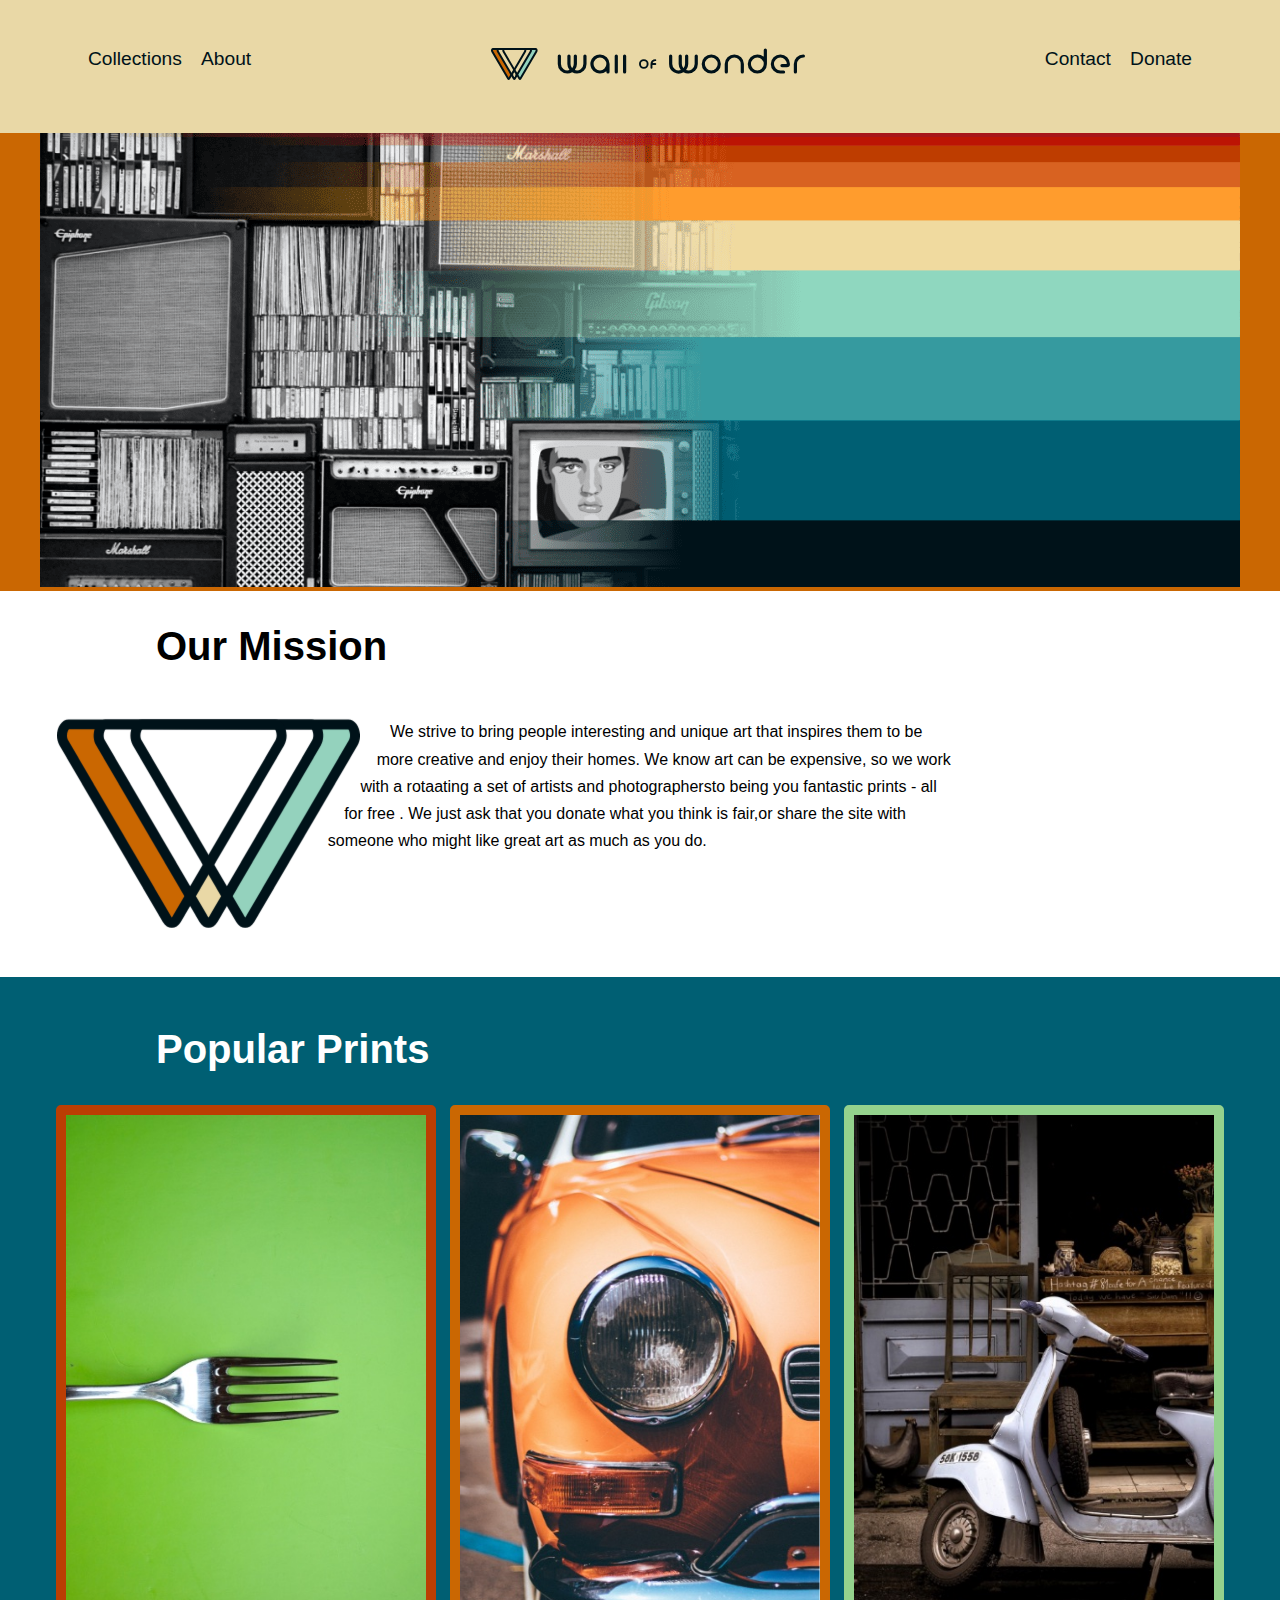
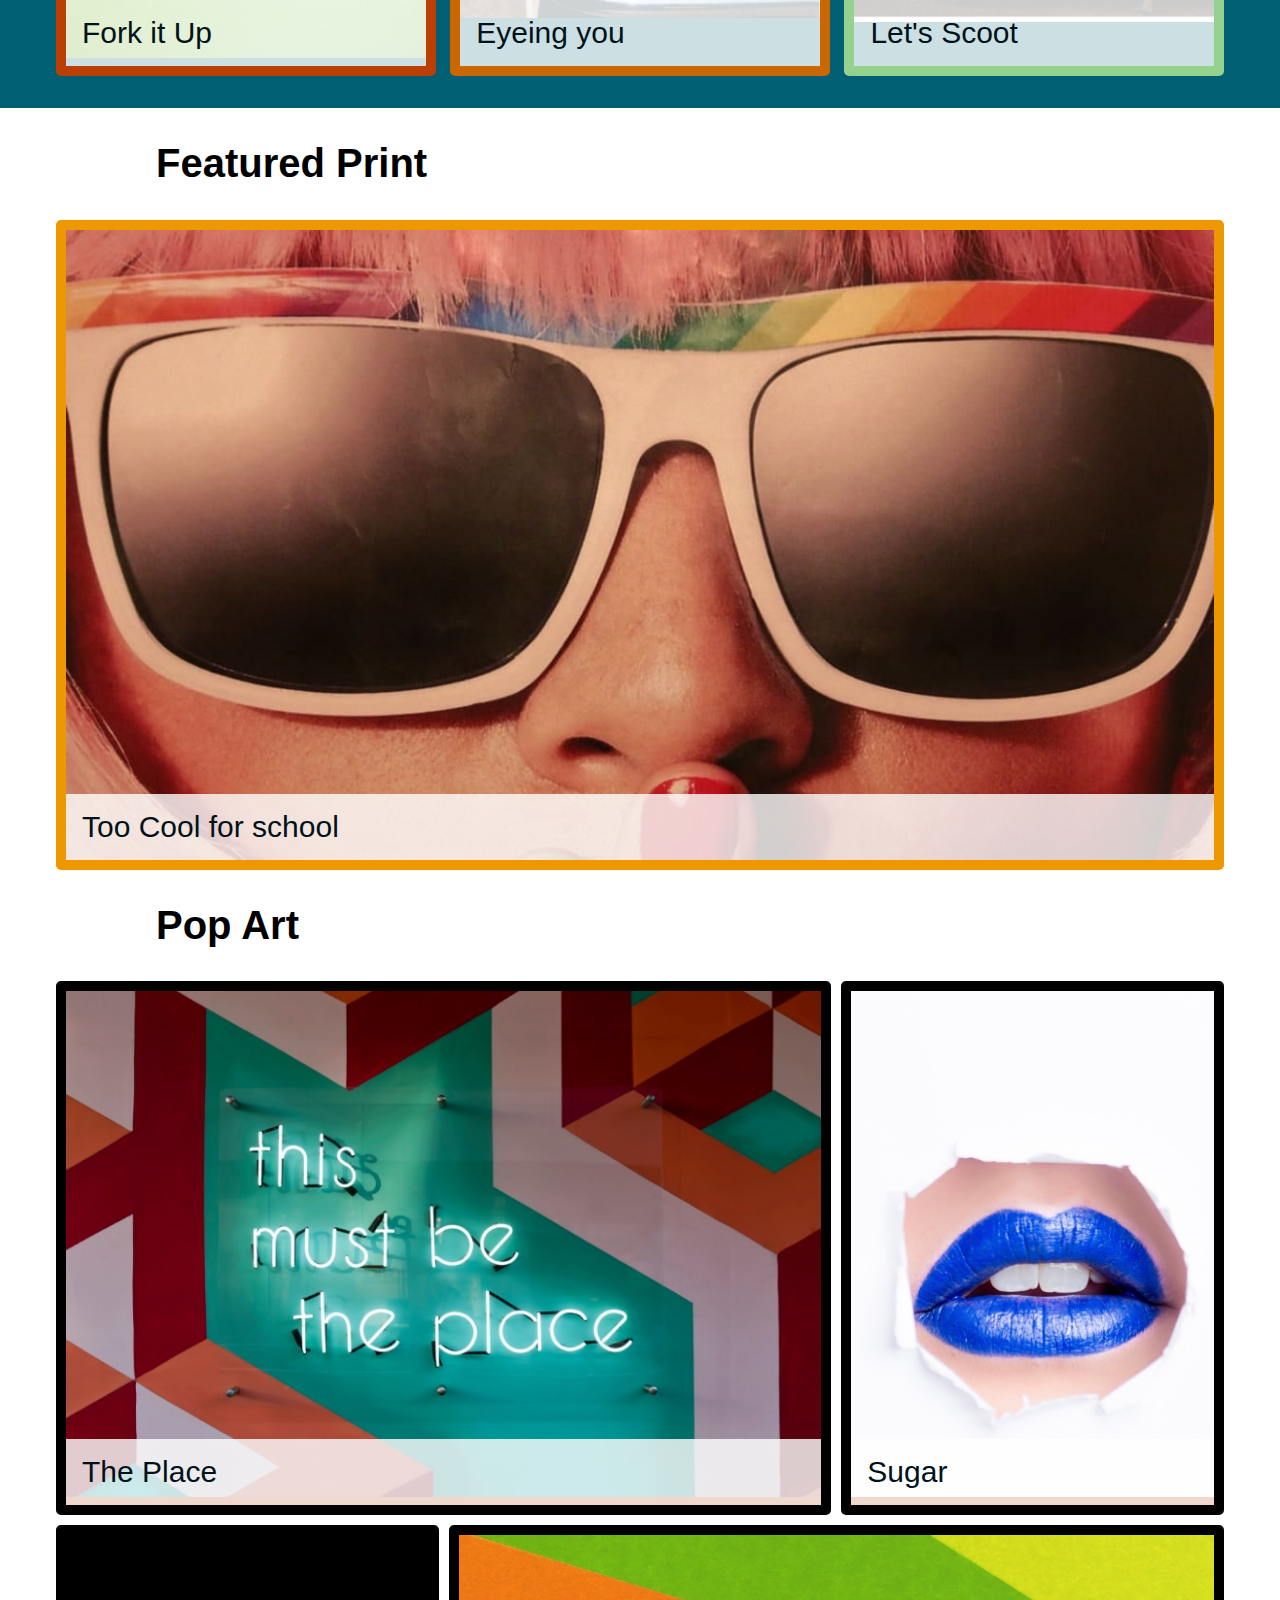
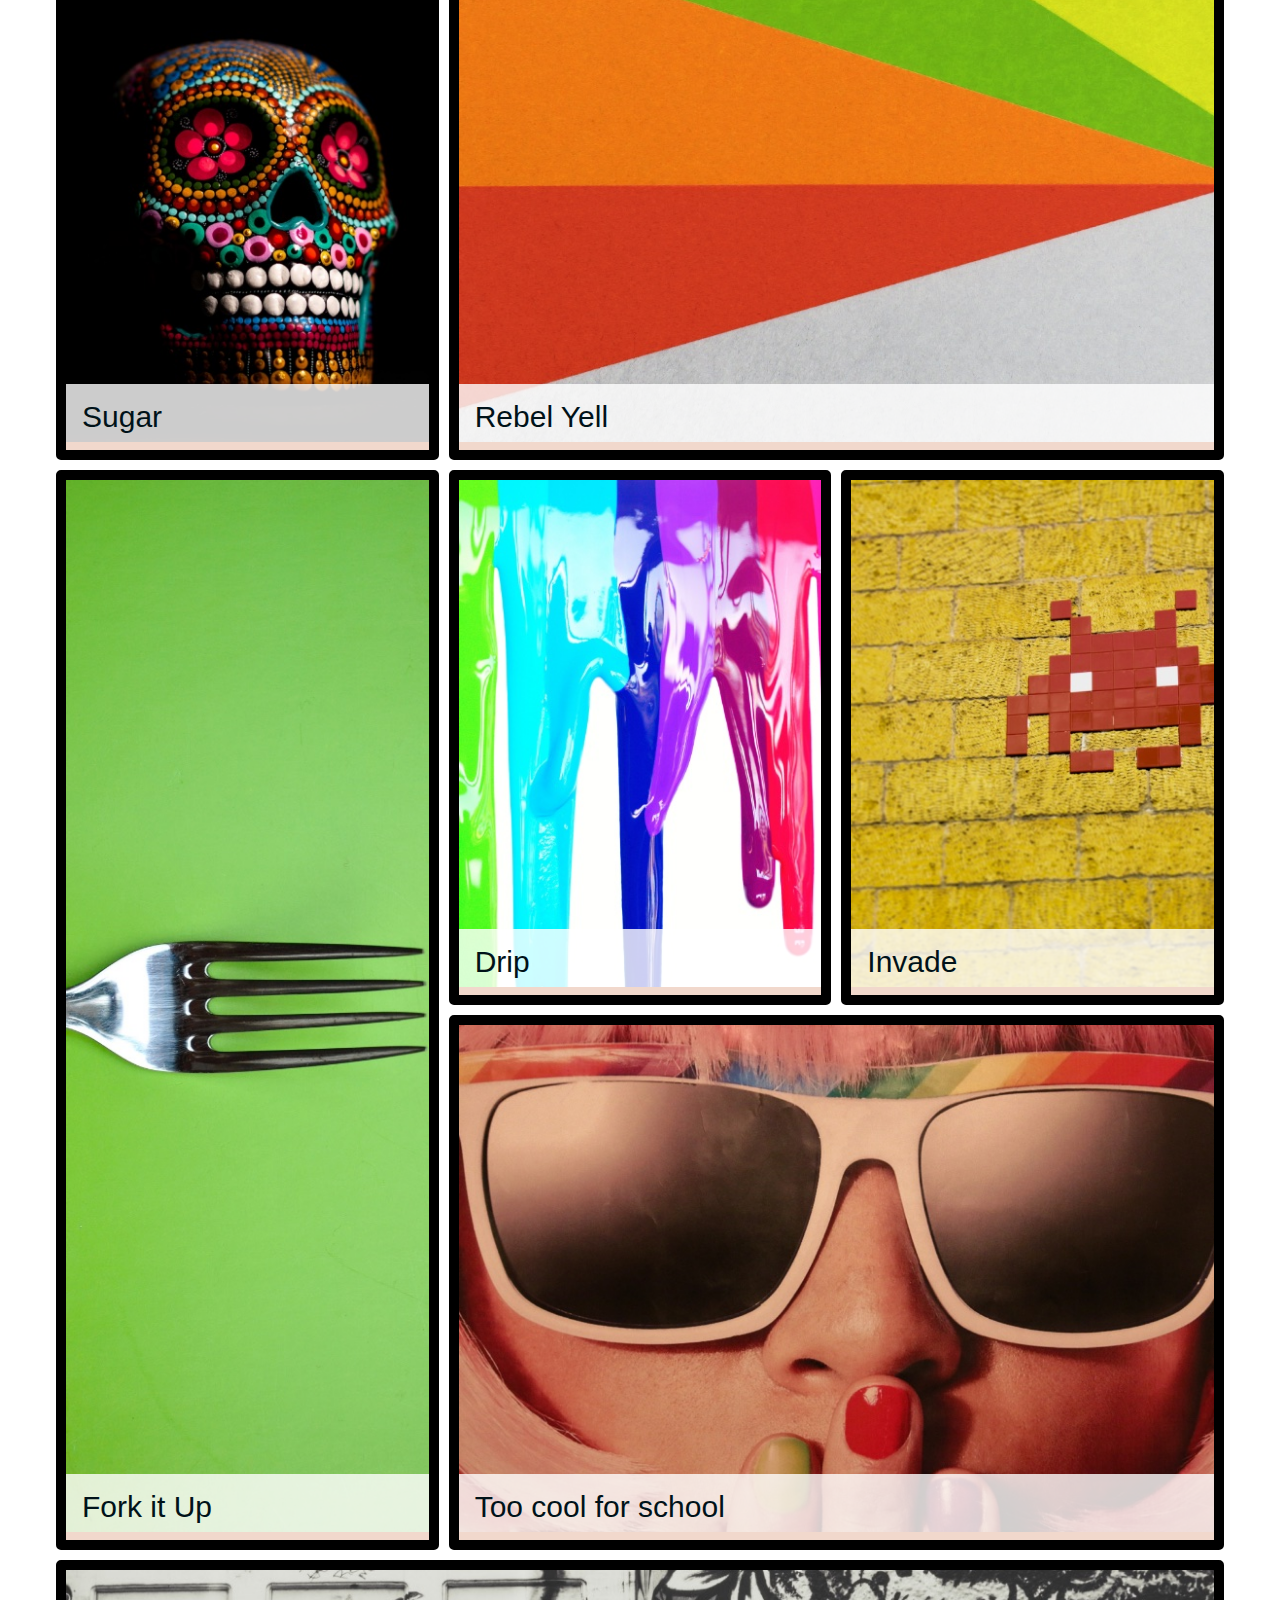
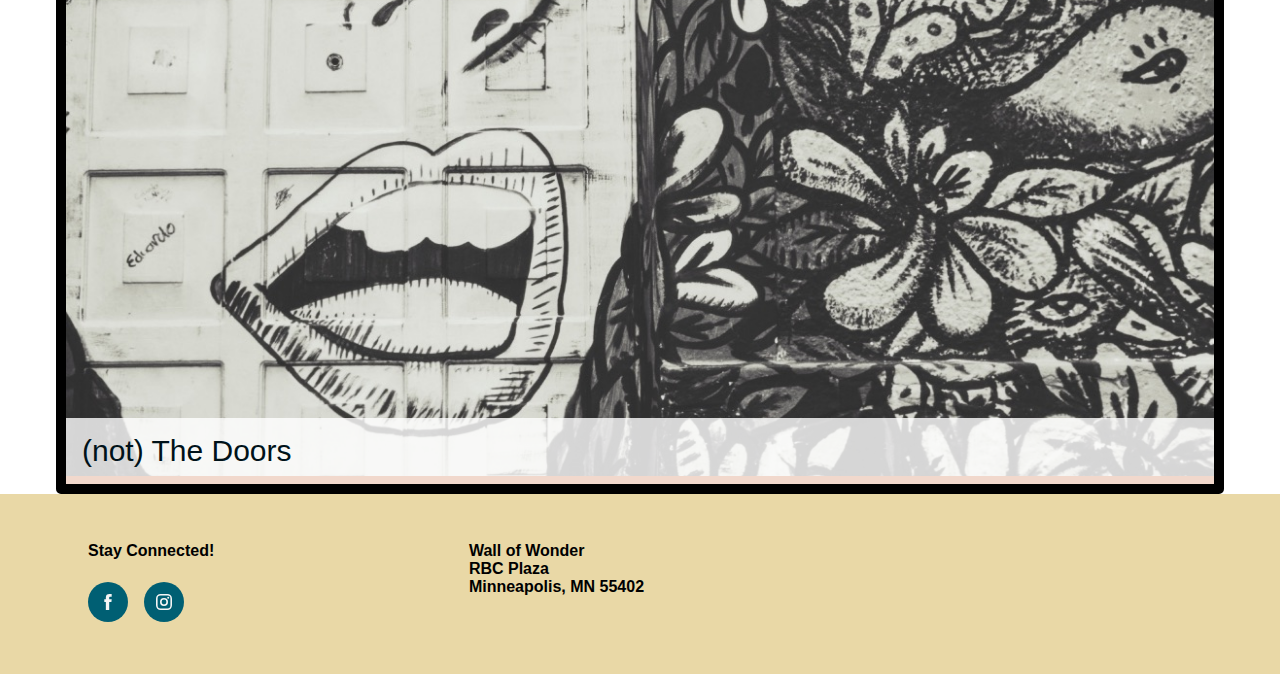
<file: Desktop/index.html>
<!DOCTYPE html>
<html lang="en">

<head>
    <meta charset="UTF-8" />
    <meta http-equiv="X-UA-Compatible" content="IE=edge" />
    <meta name="viewport" content="width=device-width, initial-scale=1.0" />
    <title>Collections</title>
    <link href="index.css" rel="stylesheet" />
</head>

<body>
    <div class="header">
        <header>
            <nav>
                <ul>
                    <li>
                        <a href="#"><img src="img/header-logo.svg" alt="Wall of Funder.Click for Home"></a>
                    </li>
                    <li><a href="#">Collections</a></li>
                    <li><a href="#">About</a></li>
                    <li><a href="#">Contact</a></li>
                    <li><a href="#">Donate</a></li>
                </ul>
            </nav>
        </header>
        <section id="hero">
            <picture>
                <source srcset="img/hero-1200.png" media="(min-width: 839px)" />
                <source srcset="img/hero-838.png" media="(min-width: 301px)" />
                <img src="img/hero-300.png" alt="Rainbow hero image banner">
            </picture>

        </section>

    </div>
    <section id="mission">
        <h2>Our Mission</h2>
        <div class="missiontext">
            <p>
                <img src="img/logo2.png" alt="logo for Wall of Wonder" class="missionimg"> We strive to bring people
                interesting and unique art that inspires them to be more creative and enjoy their homes. We know art can
                be expensive, so we work with a rotaating
                a set of artists and photographersto being you fantastic prints - all for free . We just ask that you
                donate what you think is fair,or share the site with someone who might like great art as much as you do.
            </p>
        </div>
    </section>
    <div class="stripe">
        <section id="popular">
            <h2>Popular Prints</h2>
            <ul>
                <li>
                    <figure class="color8">
                        <img src="img/fork-it-up.jpg" alt="Fork on the green Backgrou" />
                        <figcaption><a href="#">Fork it Up</a></figcaption>
                    </figure>
                </li>
                <li>
                    <figure class="color7">
                        <img src="img/eyeing-you.jpg" alt="Viewing part of an orange car with an oversized headlight" />
                        <figcaption><a href="#">Eyeing you</a></figcaption>
                    </figure>
                </li>
                <li>
                    <figure class="color4">
                        <img src="img/lets-scoot.jpg" alt="Vespa scooter parked on a street" />
                        <figcaption><a href="#">Let's Scoot</a></figcaption>
                    </figure>
                </li>
            </ul>
        </section>
    </div>
    <section id="featured">
        <h2>Featured Print</h2>
        <figure class="color6">
            <img sizes="(min-width:300px) 33.3w,100vw" srcset="
    img/too-cool-300.jpg 300w,
    img/too-cool-740.jpg 740w,
    img/too-cool-1058.jpg 1058w,
    img/too-cool-1200.jpg 1200w,
    " src="img/too-cool-1200.jpg" alt="Close up woman in sunglasses showing eyes, nose , and fingers over mouth" />
            <figcaption><a href="#">Too Cool for school</a></figcaption>
        </figure>
    </section>
    <section id="popart">
        <h2>Pop Art</h2>
        <ul>
            <li class="colspan2">
                <figure>
                    <img src="img/1-place.jpg" alt="Pop Art: This is must be place" />
                    <figcaption><a href="#">The Place</a></figcaption>
                </figure>
            </li>
            <li>
                <figure>
                    <img src="img/2-lippy.jpg" alt="A face showing nose." />
                    <figcaption><a href="#">Sugar</a></figcaption>
                </figure>
            </li>
            <li>
                <figure>
                    <img src="img/3-skull.jpg" alt="Mexican Sugar Skull" />
                    <figcaption><a href="#">Sugar</a></figcaption>
                </figure>
            </li>
            <li class="colspan2">
                <figure>
                    <img src="img/4-yell.jpg" alt="Red,orange,green and yellow." />
                    <figcaption><a href="#">Rebel Yell</a></figcaption>
                </figure>
            </li>
            <li class="rowspan2">
                <figure>
                    <img src="img/5-fork.jpg" alt="Fork on the green background" />
                    <figcaption><a href="#">Fork it Up</a></figcaption>
                </figure>
            </li>
            <li>
                <figure>
                    <img src="img/6-drip.jpg" alt="Rainbow color points" />
                    <figcaption><a href="#">Drip</a></figcaption>
                </figure>
            </li>
            <li>
                <figure>
                    <img src="img/7-invade.jpg" alt="Orange space invader." />
                    <figcaption><a href="#">Invade</a></figcaption>
                </figure>
            </li>
            <li class="colspan2">
                <figure>
                    <img src="img/8-school.jpg" alt="Woman in sunglasses close up." />
                    <figcaption><a href="#">Too cool for school</a></figcaption>
                </figure>
            </li>
            <li class="colspan3">
                <figure>
                    <img src="img/9-doors.jpg" alt="Garage door painted to look like a Doors album cover." />
                    <figcaption><a href="#">(not) The Doors</a></figcaption>
                </figure>
            </li>
        </ul>
    </section>
    <div class="footer">
        <footer>
            <div class="social">
                <h4>Stay Connected!</h4>
                <ul>
                    <li>
                        <a href="https://www.facebook.com" target="_blank"><img src="img/facebook-icon.svg"
                                alt="Visit us on Facebook"> </a>
                    </li>
                    <li>
                        <a href="https://www.instagram.com" target="_blank"><img src="img/instagram-icon.svg"
                                alt="Visit us on Instagram"> </a>
                    </li>
                </ul>
            </div>
            <address>
                Wall of Wonder <br />
                RBC Plaza <br />
                Minneapolis, MN 55402
            </address>
        </footer>
    </div>
</body>

</html>
</file>
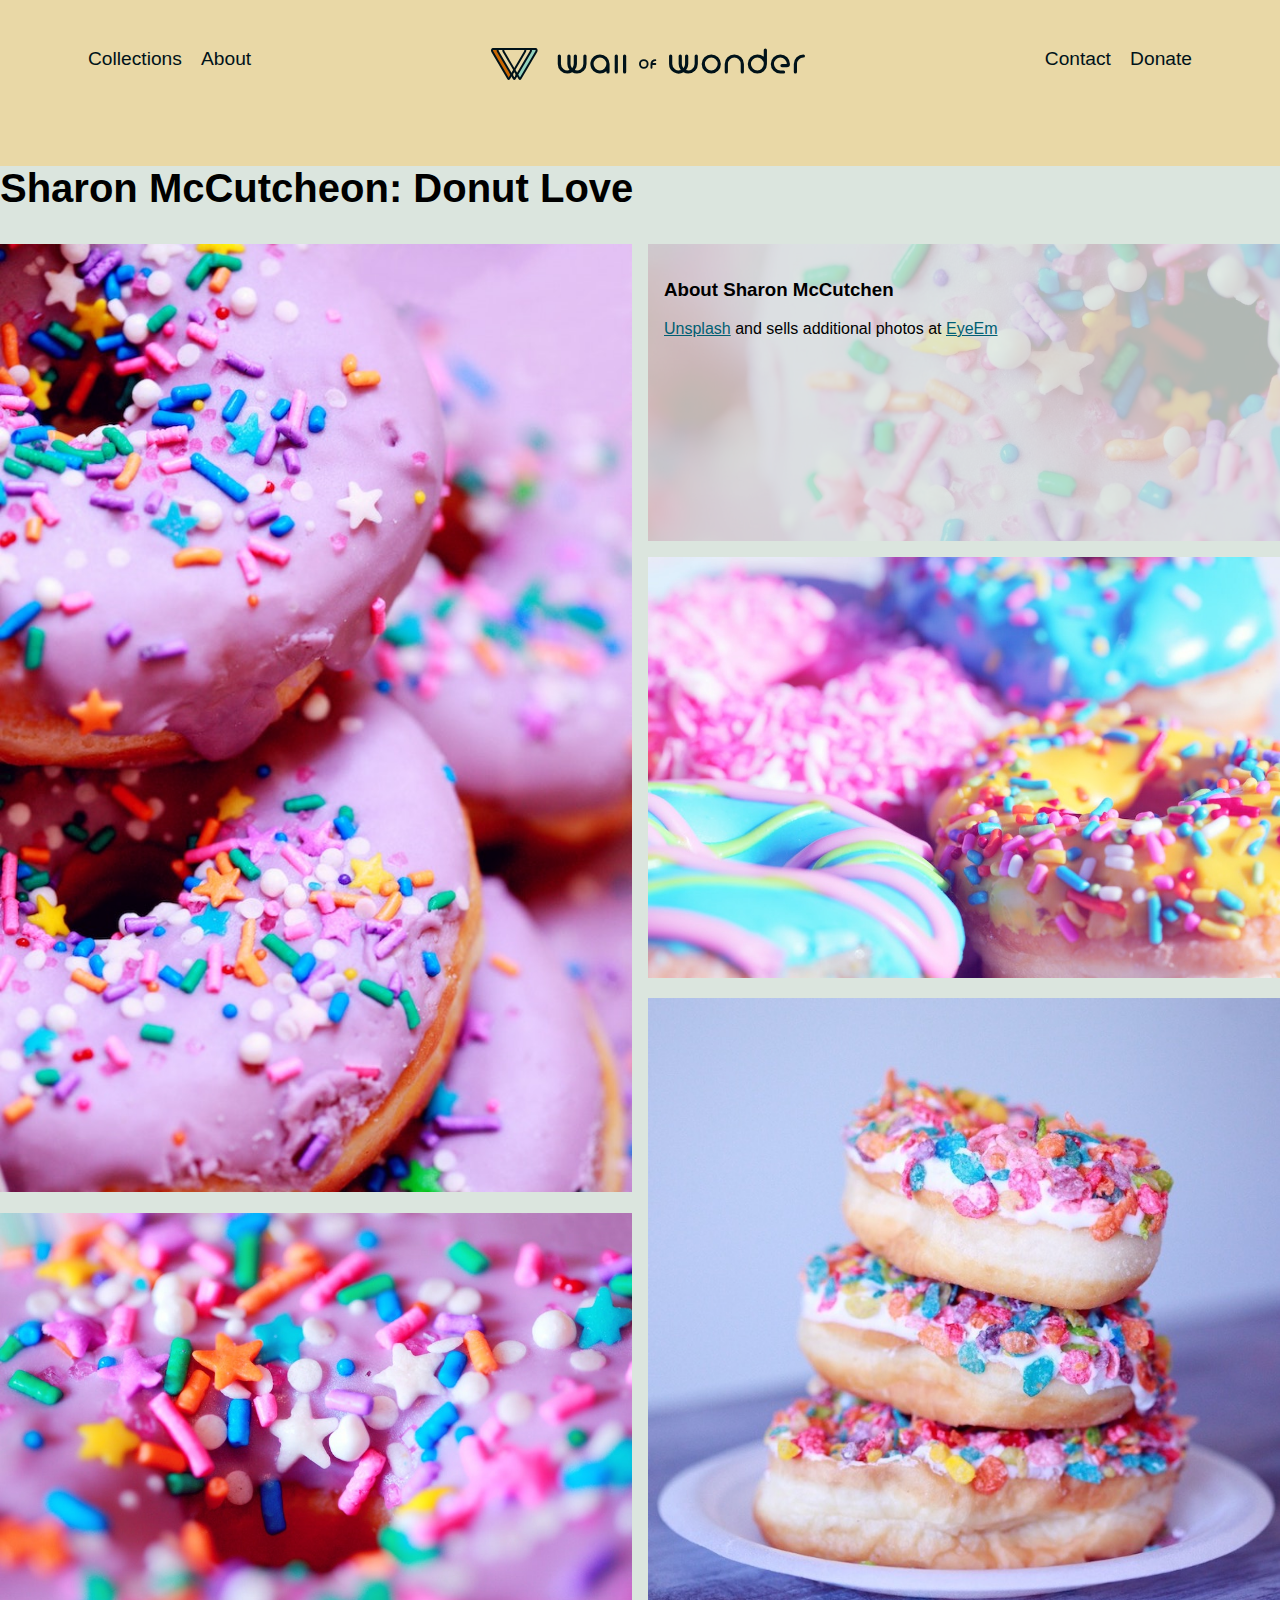
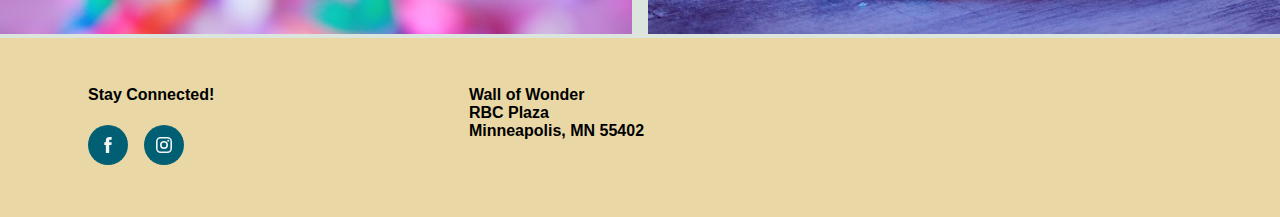
<file: Final Project Donuts/index.html>
<!DOCTYPE html>
<html lang="en">

<head>
    <meta charset="UTF-8" />
    <meta http-equiv="X-UA-Compatible" content="IE=edge" />
    <meta name="viewport" content="width=device-width, initial-scale=1.0" />
    <title>Collections</title>
    <link href="index.css" rel="stylesheet" />
</head>

<body>
    <div class="header">
        <header>
            <nav>
                <ul>
                    <li>
                        <a href="#"><img src="img/header-logo.svg" alt="Wall of Funder.Click for Home"></a>
                    </li>
                    <li><a href="#">Collections</a></li>
                    <li><a href="#">About</a></li>
                    <li><a href="#">Contact</a></li>
                    <li><a href="#">Donate</a></li>
                </ul>
            </nav>
        </header>
        <section id="donut">
            <h2>Sharon McCutcheon: Donut Love</h2>
            <ul>
                <li class="d1">
                    <img src="img/donut5.jpg" alt="Donut with sprinkles" />
                </li>
                <li class="d2">
                    <img src="img/donut1.jpg" alt="Donut with sprinkles" />
                </li>
                <li class="d3">
                    <div class="author">
                        <h3>About Sharon McCutchen</h3>
                        <p>
                            <a href="https://unsplash.com/@sharomccutcheon" target="_blank">Unsplash</a>
                            and sells additional photos at <a href="https://www.eyeem.com/u/mccutcheon"
                                target="_blank">EyeEm</a>
                        </p>
                    </div>
                    <img src="img/donut2.jpg" alt="Donut with sprinkles" />
                </li>
                <li class="d4">
                    <img src="img/donut3.jpg" alt="Donuts with sprinkels" />
                </li>
                <li class="d5">
                    <img src="img/donut4.jpg" alt="Donut with sprinkels">
                </li>
            </ul>

        </section>
        <div class="footer">
            <footer>
                <div class="social">
                    <h4>Stay Connected!</h4>
                    <ul>
                        <li>
                            <a href="https://www.facebook.com" target="_blank"><img src="img/facebook-icon.svg"
                                    alt="Visit us on Facebook"> </a>
                        </li>
                        <li>
                            <a href="https://www.instagram.com" target="_blank"><img src="img/instagram-icon.svg"
                                    alt="Visit us on Instagram"> </a>
                        </li>
                    </ul>
                </div>
                <address>
                    Wall of Wonder <br />
                    RBC Plaza <br />
                    Minneapolis, MN 55402
                </address>
            </footer>
        </div>
</body>

</html>
</file>
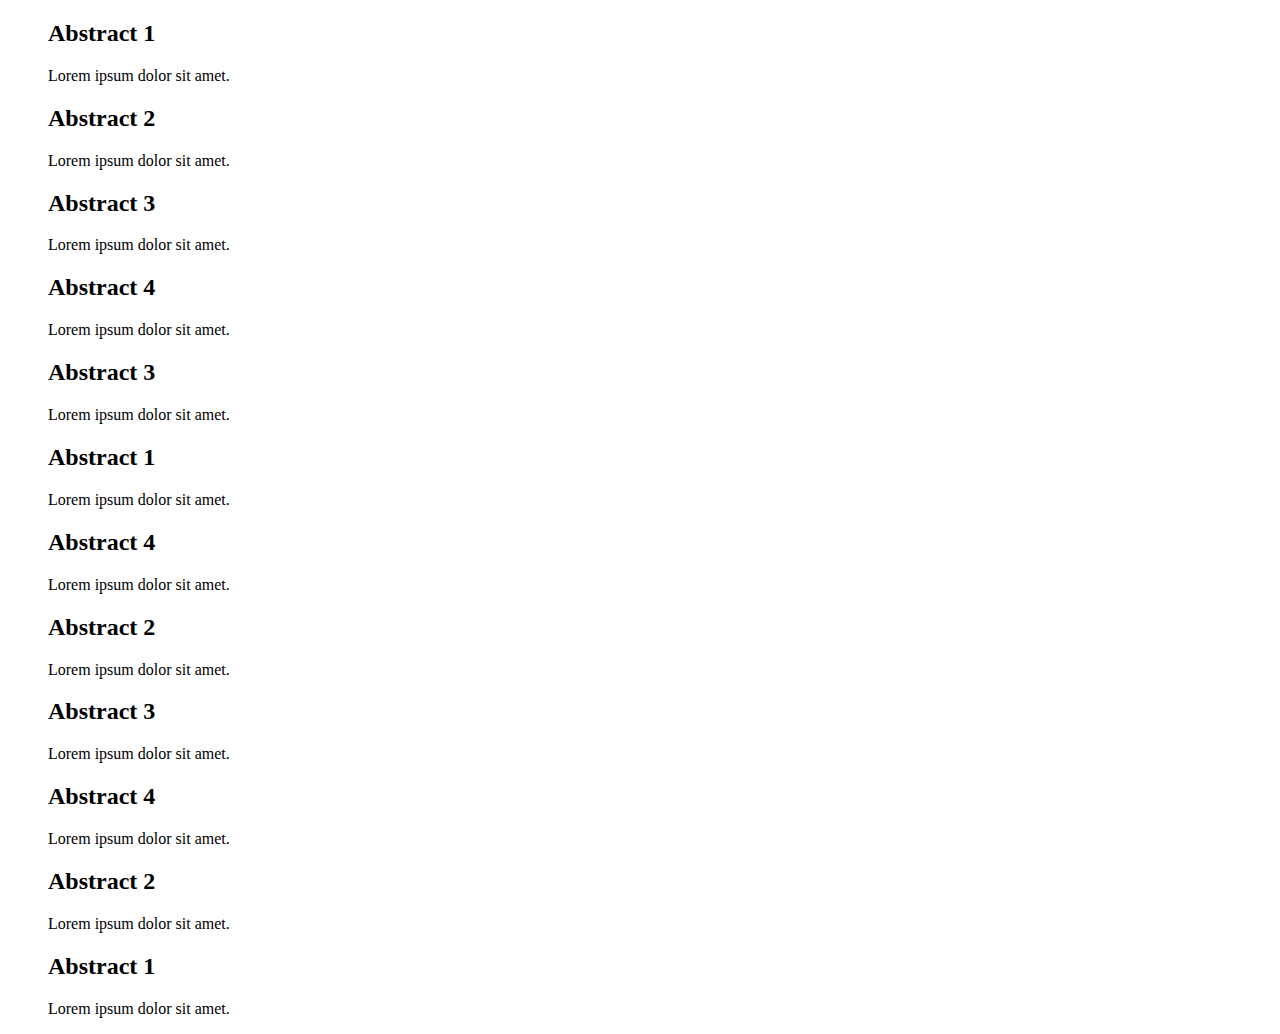
<file: proj1/index.html>
<!DOCTYPE html>
<html lang="en">
<head>
    <meta charset="UTF-8">
    <meta http-equiv="X-UA-Compatible" content="IE=edge">
    <meta name="viewport" content="width=device-width, initial-scale=1.0">
    <title>Document</title>
</head>
<body>
    <!-- Row 1: One box per column -->
<div class = "row">
    <figure>
        <div class="one"></div>
        <figcaption>
          <h2>Abstract 1</h2>
          <p>Lorem ipsum dolor sit amet.</p>
        </figcaption>
      </figure>
      <figure>
        <div class="two"></div>
    
        <figcaption>
          <h2>Abstract 2</h2>
          <p>Lorem ipsum dolor sit amet.</p>
        </figcaption>
      </figure>
      <figure>
        <div class="three"></div>
    
        <figcaption>
          <h2>Abstract 3</h2>
          <p>Lorem ipsum dolor sit amet.</p>
        </figcaption>
      </figure>
      <figure>
        <div class="four"></div>
    
        <figcaption>
          <h2>Abstract 4</h2>
          <p>Lorem ipsum dolor sit amet.</p>
        </figcaption>
      </figure>
    </div>
    <!-- Row 2: 2 boxes, each spanning 2 columns -->
    <div class="row">
      <figure class = "span2">
        <div class="three"></div>
    
        <figcaption>
          <h2>Abstract 3</h2>
          <p>Lorem ipsum dolor sit amet.</p>
        </figcaption>
      </figure>
      <figure class = "span2">
        <div class="one"></div>
    
        <figcaption>
          <h2>Abstract 1</h2>
          <p>Lorem ipsum dolor sit amet.</p>
        </figcaption>
      </figure>
    </div>
    
    <!-- Row 3: One box spans 3 columns, one box spans 1 column -->
    <div class = "row ">
      <figure class ="span3">
        <div class="four"></div>
    
        <figcaption>
          <h2>Abstract 4</h2>
          <p>Lorem ipsum dolor sit amet.</p>
        </figcaption>
      </figure>
      <figure>
        <div class="two"></div>
    
        <figcaption>
          <h2>Abstract 2</h2>
          <p>Lorem ipsum dolor sit amet.</p>
        </figcaption>
      </figure>
    </div>
    
    <!-- Row 4: One box spans 4 columns -->
    <div class= "row">
      <figure class = "span4">
        <div class="three"></div>
        <figcaption>
          <h2>Abstract 3</h2>
          <p>Lorem ipsum dolor sit amet.</p>
        </figcaption>
      </figure>
    </div>
    
    <!-- Row 5: 3 boxes, 1-2-1 distribution -->
    <div class = "row">
      <figure class ="span2 order-1">
        <div class="four"></div>
        <figcaption>
          <h2>Abstract 4</h2>
          <p>Lorem ipsum dolor sit amet.</p>
        </figcaption>
      </figure>
      <figure class = "order-2">
        <div class="two"></div>
        <figcaption>
          <h2>Abstract 2</h2>
          <p>Lorem ipsum dolor sit amet.</p>
        </figcaption>
      </figure>
      <figure class = "order-3">
        <div class="one"></div>
        <figcaption>
          <h2>Abstract 1</h2>
          <p>Lorem ipsum dolor sit amet.</p>
        </figcaption>
      </figure>
     </div>
</body>
</html>
</file>
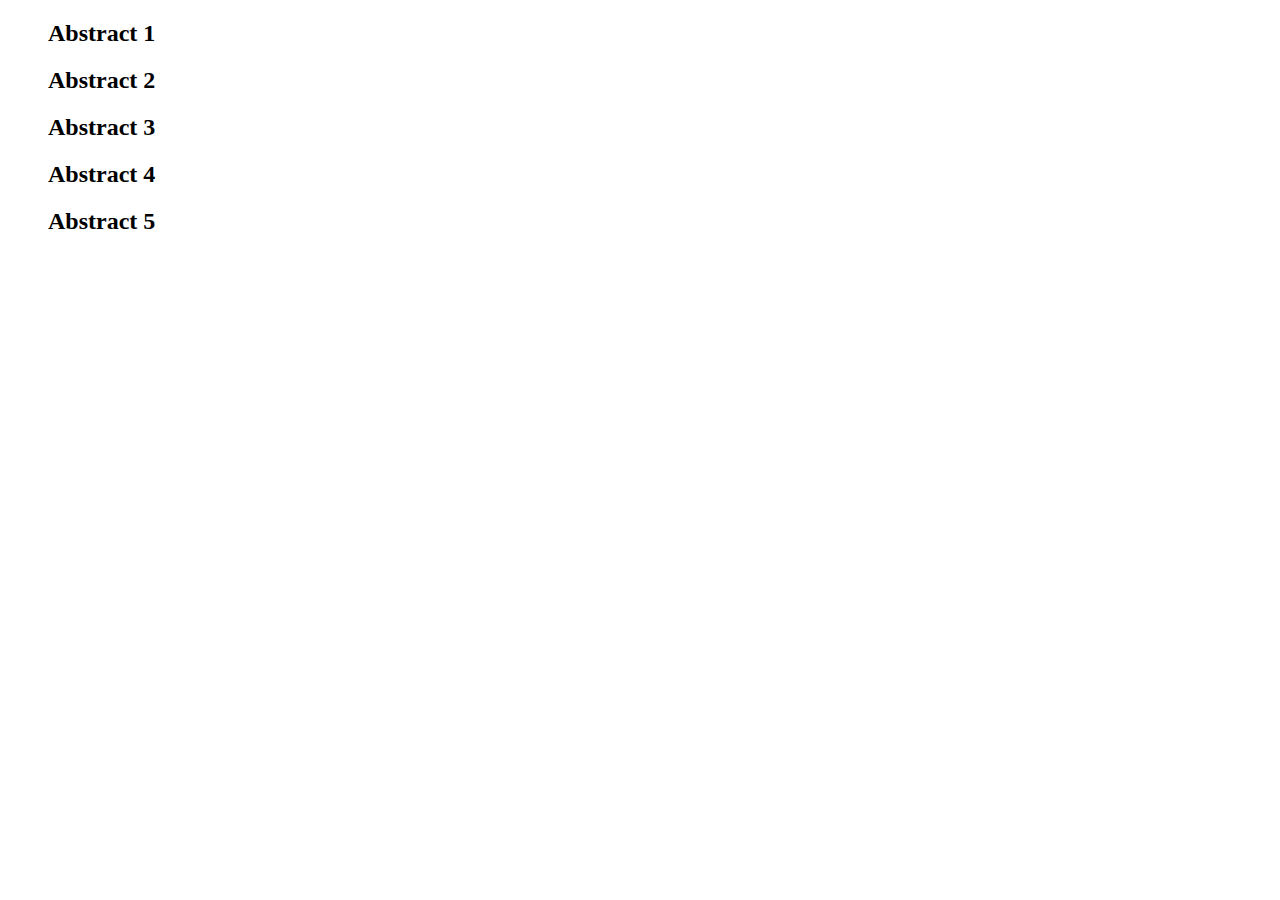
<file: proj2/index.html>
<!DOCTYPE html>
<html lang="en">
<head>
    <meta charset="UTF-8">
    <meta http-equiv="X-UA-Compatible" content="IE=edge">
    <meta name="viewport" content="width=device-width, initial-scale=1.0">
    <title>Document</title>
</head>
<body>
    <div class="row">
        <figure>
          <div class="one"></div>
          <figcaption>
            <h2>Abstract 1</h2>
          </figcaption>
        </figure>
        <figure>
          <div class="two"></div>
          <figcaption>
            <h2>Abstract 2</h2>
          </figcaption>
        </figure>
        <figure>
          <div class="three"></div>
          <figcaption>
            <h2>Abstract 3</h2>
          </figcaption>
        </figure>
        <figure>
          <div class="four"></div>
          <figcaption>
            <h2>Abstract 4</h2>
          </figcaption>
        </figure>
        <figure>
          <div class="five"></div>
          <figcaption>
            <h2>Abstract 5</h2>
          </figcaption>
        </figure>
      </div>
      
</body>
</html>
</file>
<file: Desktop/index.css>
:root {
    --color1: #001219;
    --color2: #005f73;
    --color3: #3d9397;
    --color4: #94d28d;
    --color5: #e9d8a6;
    --color6: #ee9800;
    --color7: #ca6702;
    --color8: #bb3e03;
    --color9: #ae2012;
    --color10: #9b2226;
}


/* generic site styles */

html {
    box-sizing: border-box;
}

*,
*::before,
*::after {
    box-sizing: inherit;
}

body {
    font-family: 'Segoe UI', Tahoma, Geneva, Verdana, sans-serif;
    background-color:white;
    padding: 0;
    margin: 0;
}

section {
    max-width: 1200px;
    margin: 0 auto;
    padding: 0 1rem;
}

section h2 {
    font-size: 2.5rem;
}

section ul {
    list-style-type: none;
    padding: 0;
    margin: 0;
}

.header {
    background-color: var(--color5);
}
header {
    padding: 1rem;
    max-width: 1200px;
    margin: 0 auto;
}
nav ul {
    list-style-type: none;
    padding: 0;
    margin: 0;
}
nav ul {
    display: flex;
    flex-flow: row wrap;
    justify-content: space-around;
    align-items: space-between;
}
nav li {
    flex-basis: 48%;
    margin-bottom: 0.5rem;
}
nav li:first-child {
    flex-basis: 100%;
    text-align: center;
}
nav li:first-child a {
    background-color: transparent;
}
nav a {
    text-decoration: none;
    font-size: 1.2rem;
    color: white;
    display: block;
    padding: 0.5rem;
    text-align: center;
    background-color: var(--color10);
    border-radius: 5px;
}
nav a:hover{
    background-color: var(--color1);
    color: var(--color5);
}

#hero {
    background-color: var(--color7);
    text-align: center;
    max-width: 100%;
    padding: 0;
    margin: 0;
}
#hero img {
    max-width: 100%;
    max-height: 454px;
}


figure {
    margin: 0 0 0.5rem 0;
    padding: 0;
    max-height: 400px;
    overflow: hidden;
    position: relative;
    border-width: 10px;
    border-style: solid;
    border-radius: 5px;
}
#popart figure {
 background-color: var(--color8);
}
figure img {
    margin-bottom: -4px;
    width: 100%;
    object-fit: cover;
    object-position: 0 -150px;
}
#popart figure img {
    object-position: 0;
    object-fit: cover;
}
figcaption {
    background-color: rgba(255,255,255,0.8);
    font-size: 1.875rem;
    position: absolute;
    bottom: 0;
    width: 100%;
    margin: 0;
    padding: 0;
}
figcaption a {
    display: block;
    padding: 1rem;
    text-decoration: none;
    color: var(--color1);
}
.stripe {
    background-color: var(--color2);
    color: white;
    padding: 1rem 0 2rem 0; 
}

#featured figure {
    max-height: 650px;
}
#featured img {
    object-position: 0;
}



.color2,
.color2 a:hover{
    border-color: var(--color2);
    color: var(--color2);
}

.color3,
.color3 a:hover{
    border-color: var(--color3);
    color: var(--color3);
}
.color4,
.color4 a:hover {
    border-color: var(--color4);
    color: var(--color4);
}
.color6,
.color6 a:hover{
    border-color: var(--color6);
    color: var(--color6);
}
.color7,
.color7 a:hover{
    border-color: var(--color7);
    color: var(--color7);
}
.color8,
.color8 a:hover{
    border-color: var(--color8);
    color: var(--color8);
}

#mission {
    margin-bottom: 3rem;
}
 
.missiontext {
    display: block;
    line-height: 1.7;
}

.missionimg {
    max-height: 100px;
    display: block;
}
.footer {
    background-color: var(--color5);
}

footer {
    padding: 3rem;
    display: flex;
    flex-flow: column wrap;
    max-width: 1200px;
    margin: 0 auto;
}
footer h4 {
    margin-top: 0;
}
footer ul {
    list-style-type: none;
    padding: 0;
    margin: 0;
    display: flex;
    flex-flow: row wrap;
}
footer li {
    margin-right: 1rem;
}
footer address {
    font-style: normal;
    margin-top: 2rem;
    font-weight: bold;
}

/* Initial mobile layout: a series of images stacked on top of each other with the figure caption over the image. */


/* At this breakpoint, transition to 2 figures per line */

@media (min-width: 550px) {
    section ul,
    footer {
        display: flex;
        flex-flow: row wrap;
        justify-content: space-between;
    }
    section li,
    .social,
    address {
        flex-basis: 49.5%;
    }
    #popular li:last-child figure {
        flex-basis: 100%;
    }
    #popular li:last-child figure img {
        object-position: 0 -350px;
    }
    figure {
        max-height: 100%;
    }
    figure img {
        object-position: 0;
    }
    .missiontext {
        display: flow-root;
        max-width: 900px;
    }
    .missionimg {
        float: left;
        shape-outside: polygon(35.84% 94.87%, 34.64% 87.05%,51.64% 4.06%,55.1% 2.38%);
        max-height: 211px;
    }
    footer address {
        margin-top: 0;
    }
    header {
        padding: 3rem;
    }
    nav ul {
        justify-content: center;
        gap: 1.2em;
    }
    nav li {
        flex-basis: auto;
        margin-bottom: 0;
    }
    nav a {
        color: var(--color1);
        background-color: transparent;
        padding: 0;
    }
    nav a:hover{
        color: var(--color2);
        background-color: transparent;
    }
    #popart ul {
        display: grid;
        grid-template-columns: repeat(3,1fr);
        gap: 10px;
    }
    .colspan2{
        grid-column: span 2;
    }
    .colspan3 {
        grid-column: span 3;
    }
    .rowspan2 {
        grid-row: span 2;
    }
    .rowspan2 figure {
        max-height: unset;
    }
    figure {
        height: 100%;
    }
}


/* At this breakpoint, transition to 3 figures per line */

@media (min-width: 800px) {
    section h2 {
        margin-left: 100px;
    }
    section li,
    .social,
    #popular li:last-child  {
        flex-basis: 32.5%;
    }
    #popular li:last-child figure img {
        object-position: 0;
    }
    address {
        flex-basis: 65.5%;
    }
    nav ul {
        justify-content: flex-end;
    }
    nav li:first-child {
        flex-basis: auto;
        margin: 0 auto;
        order: 2;
    }
    nav li:nth-child(2),
    nav li:nth-child(3) {
        order: 1;
    }
    nav li:nth-child(4),
    nav li:nth-child(5) {
        order: 3;
    }
}
</file>
<file: Final Project Donuts/index.css>
:root {
    --color1: #001219;
    --color2: #005f73;
    --color3: #3d9397;
    --color4: #94d28d;
    --color5: #e9d8a6;
    --color6: #ee9800;
    --color7: #ca6702;
    --color8: #bb3e03;
    --color9: #ae2012;
    --color10: #9b2226;
}


/* generic site styles */

html {
    box-sizing: border-box;
}

*,
*::before,
*::after {
    box-sizing: inherit;
}

body {
    font-family: 'Segoe UI', Tahoma, Geneva, Verdana, sans-serif;
    background-color: rgb(249, 248, 248);
    padding: 0;
    margin: 0;
}

section {
    font-family: 'Segoe UI', Tahoma, Geneva, Verdana, sans-serif;
    background-color: #DBE5DE;
    padding: 0;
    margin: 0;
}

section h2 {
    font-size: 2.5rem;
}

section ul {
    list-style-type: none;
    padding: 0;
    margin: 0;
}

a {
    color: var(--color2);
}

a:hover {
    text-decoration: none;
}

.header {
    background-color: var(--color5);
}

header {
    padding: 1rem;
    max-width: 1200px;
    margin: 0 auto;
}

nav ul {
    list-style-type: none;
    padding: 0;
    margin: 0;
}

nav ul {
    display: flex;
    flex-flow: row wrap;
    justify-content: space-around;
    align-items: space-between;
}

nav li {
    flex-basis: 48%;
    margin-bottom: 0.5rem;
}

nav li:first-child {
    flex-basis: 100%;
    text-align: center;
}

nav li:first-child a {
    background-color: transparent;
}

nav a {
    text-decoration: none;
    font-size: 1.2rem;
    color: white;
    display: block;
    padding: 0.5rem;
    text-align: center;
    background-color: var(--color10);
    border-radius: 5px;
}

nav a:hover {
    background-color: var(--color1);
    color: var(--color5);
}

.footer {
    background-color: var(--color5);
}

footer {
    padding: 3rem;
    display: flex;
    flex-flow: column wrap;
    max-width: 1200px;
    margin: 0 auto;
}

footer h4 {
    margin-top: 0;
}

footer ul {
    list-style-type: none;
    padding: 0;
    margin: 0;
    display: flex;
    flex-flow: row wrap;
}

footer li {
    margin-right: 1rem;
}

footer address {
    font-style: normal;
    margin-top: 2rem;
    font-weight: bold;
}

#donut img {
    width: 100%;
}

#donut ul {
    display: grid;
    gap: 1rem;
    grid-template-columns: 1fr;
}

.d3 {
    grid-row: 1/2;
}

@media (min-width: 550px) {
    footer {
        display: flex;
        flex-flow: row wrap;
        justify-content: space-between;
    }

    .social,
    address {
        flex-basis: 49.5%;
    }

    footer address {
        margin-top: 0;
    }

    header {
        padding: 3rem;
    }

    nav ul {
        justify-content: center;
        gap: 1.2em;
    }

    nav li {
        flex-basis: auto;
        margin-bottom: 0;
    }

    nav a {
        color: var(--color1);
        background-color: transparent;
        padding: 0;
    }

    nav a:hover {
        color: var(--color2);
        background-color: transparent;
    }
}


/* At this breakpoint, transition to 3 figures per line */

@media (min-width: 800px) {
    .social {
        flex-basis: 32.5%;
    }

    address {
        flex-basis: 65.5%;
    }

    nav ul {
        justify-content: flex-end;
    }

    nav li:first-child {
        flex-basis: auto;
        margin: 0 auto;
        order: 2;
    }

    nav li:nth-child(2),
    nav li:nth-child(3) {
        order: 1;
    }

    nav li:nth-child(4),
    nav li:nth-child(5) {
        order: 3;
    }

    #donut ul {
        grid-template-columns: repeat(2, minmax(100px, 1fr));
    }

    .d1 {
        grid-column: 1/2;
        grid-row: 1/4;
    }

    .d2 {
        grid-column: 1/2;
        grid-row: 4/6;
    }

    .d3 {
        grid-column: 2/3;
        grid-row: 1/2;
        display: grid;
        grid-template-columns: 1fr;
        grid-template-rows: 1fr;
    }

    .d4 {
        grid-column: 2/3;
        grid-row: 2/3;
    }

    .d5 {
        grid-column: 2/3;
        grid-row: 3/6;
    }

    .d3 img,
    .author {
        grid-column: 1/2;
        grid-row: 1/2;
    }

    .d3 img {
        opacity: 0.2;
    }

    .author {
        padding: 1rem;
        z-index: 1000;
    }
}
</file>
